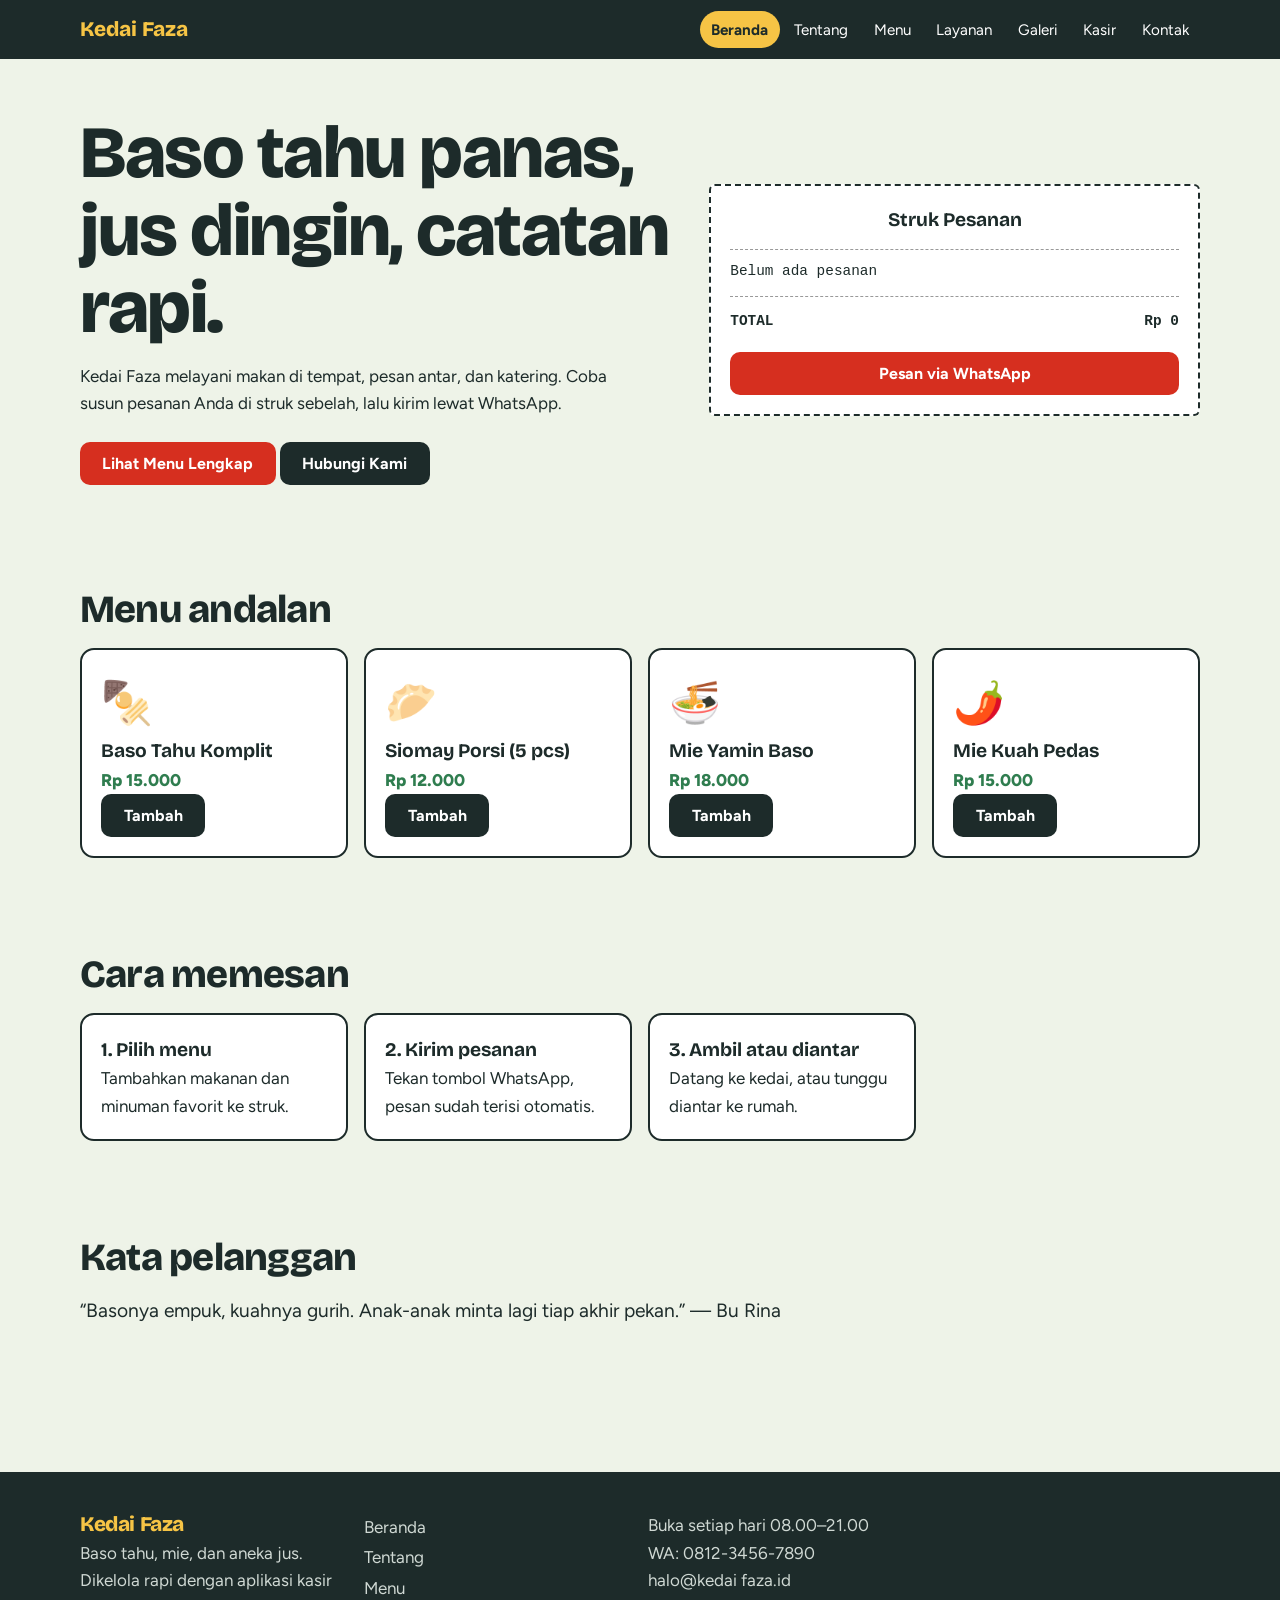
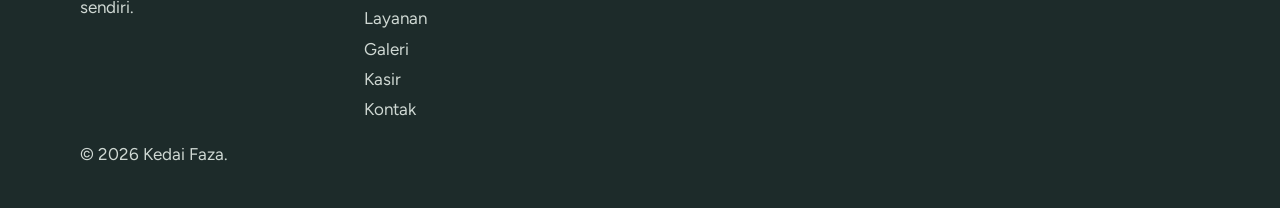
<file: Kedai_Faza/index.html>
<!doctype html>
<html lang="id">
  <head>
    <meta charset="UTF-8" />
    <meta name="viewport" content="width=device-width, initial-scale=1" />
    <title>Beranda | Kedai Faza</title>
    <link rel="preconnect" href="https://fonts.googleapis.com" />
    <link
      href="https://fonts.googleapis.com/css2?family=Bricolage+Grotesque:wght@700;800&family=Figtree:wght@400;600;700&display=swap"
      rel="stylesheet"
    />
    <link rel="stylesheet" href="css/style.css" />
  </head>
  <body>
    <header id="faza_header">
      <div class="faza_wrap">
        <a class="faza_logo" href="index.html">Kedai Faza</a>
        <button id="faza_tombol_nav" aria-expanded="false" aria-controls="faza_menu_nav">
          Menu ☰
        </button>
        <ul id="faza_menu_nav">
          <li><a href="index.html" aria-current="page">Beranda</a></li>
          <li><a href="tentang.html">Tentang</a></li>
          <li><a href="menu.html">Menu</a></li>
          <li><a href="layanan.html">Layanan</a></li>
          <li><a href="galeri.html">Galeri</a></li>
          <li><a href="kasir.html">Kasir</a></li>
          <li><a href="kontak.html">Kontak</a></li>
        </ul>
      </div>
    </header>
    <main>
      <div class="faza_wrap faza_hero">
        <div>
          <h1 class="faza_judul">Baso tahu panas, jus dingin, catatan rapi.</h1>
          <p>
            Kedai Faza melayani makan di tempat, pesan antar, dan katering. Coba susun
            pesanan Anda di struk sebelah, lalu kirim lewat WhatsApp.
          </p>
          <a class="faza_tombol" href="menu.html">Lihat Menu Lengkap</a>
          <a class="faza_tombol faza_tombol_alt" href="kontak.html">Hubungi Kami</a>
        </div>
        <aside class="faza_struk" aria-label="Struk pesanan">
          <h3>Struk Pesanan</h3>
          <ul id="faza_struk_isi"></ul>
          <div class="faza_struk_total">
            <span>TOTAL</span><span id="faza_struk_total">Rp 0</span>
          </div>
          <a id="faza_wa" class="faza_tombol" href="#" target="_blank" rel="noopener"
            >Pesan via WhatsApp</a
          >
        </aside>
      </div>
      <section class="faza_section">
        <div class="faza_wrap">
          <h2 class="faza_judul">Menu andalan</h2>
          <div id="faza_grid" class="faza_grid" data-batas="4"></div>
        </div>
      </section>
      <section class="faza_section">
        <div class="faza_wrap">
          <h2 class="faza_judul">Cara memesan</h2>
          <div class="faza_grid">
            <div class="faza_kartu">
              <h3>1. Pilih menu</h3>
              <p>Tambahkan makanan dan minuman favorit ke struk.</p>
            </div>
            <div class="faza_kartu">
              <h3>2. Kirim pesanan</h3>
              <p>Tekan tombol WhatsApp, pesan sudah terisi otomatis.</p>
            </div>
            <div class="faza_kartu">
              <h3>3. Ambil atau diantar</h3>
              <p>Datang ke kedai, atau tunggu diantar ke rumah.</p>
            </div>
          </div>
        </div>
      </section>
      <section class="faza_section">
        <div class="faza_wrap">
          <h2 class="faza_judul">Kata pelanggan</h2>
          <p id="faza_testi" class="faza_testi" aria-live="polite"></p>
        </div>
      </section>
    </main>
    <footer id="faza_footer">
      <div class="faza_wrap">
        <div class="faza_grid">
          <div>
            <strong class="faza_judul" style="color: #f6c445; font-size: 1.3rem"
              >Kedai Faza</strong
            >
            <p>Baso tahu, mie, dan aneka jus. Dikelola rapi dengan aplikasi kasir sendiri.</p>
          </div>
          <div>
            <a href="index.html">Beranda</a><a href="tentang.html">Tentang</a
            ><a href="menu.html">Menu</a><a href="layanan.html">Layanan</a
            ><a href="galeri.html">Galeri</a><a href="kasir.html">Kasir</a
            ><a href="kontak.html">Kontak</a>
          </div>
          <div>
            <p>
              Buka setiap hari 08.00–21.00<br />WA: 0812-3456-7890<br />halo@kedai faza.id
            </p>
          </div>
        </div>
        <p>
          © <span id="faza_tahun"></span> Kedai Faza. 
        </p>
      </div>
    </footer>
    <script src="js/data.js"></script>
    <script src="js/nav.js"></script>
    <script src="js/pesanan.js"></script>
    <script src="js/testimoni.js"></script>
  </body>
</html>
</file>
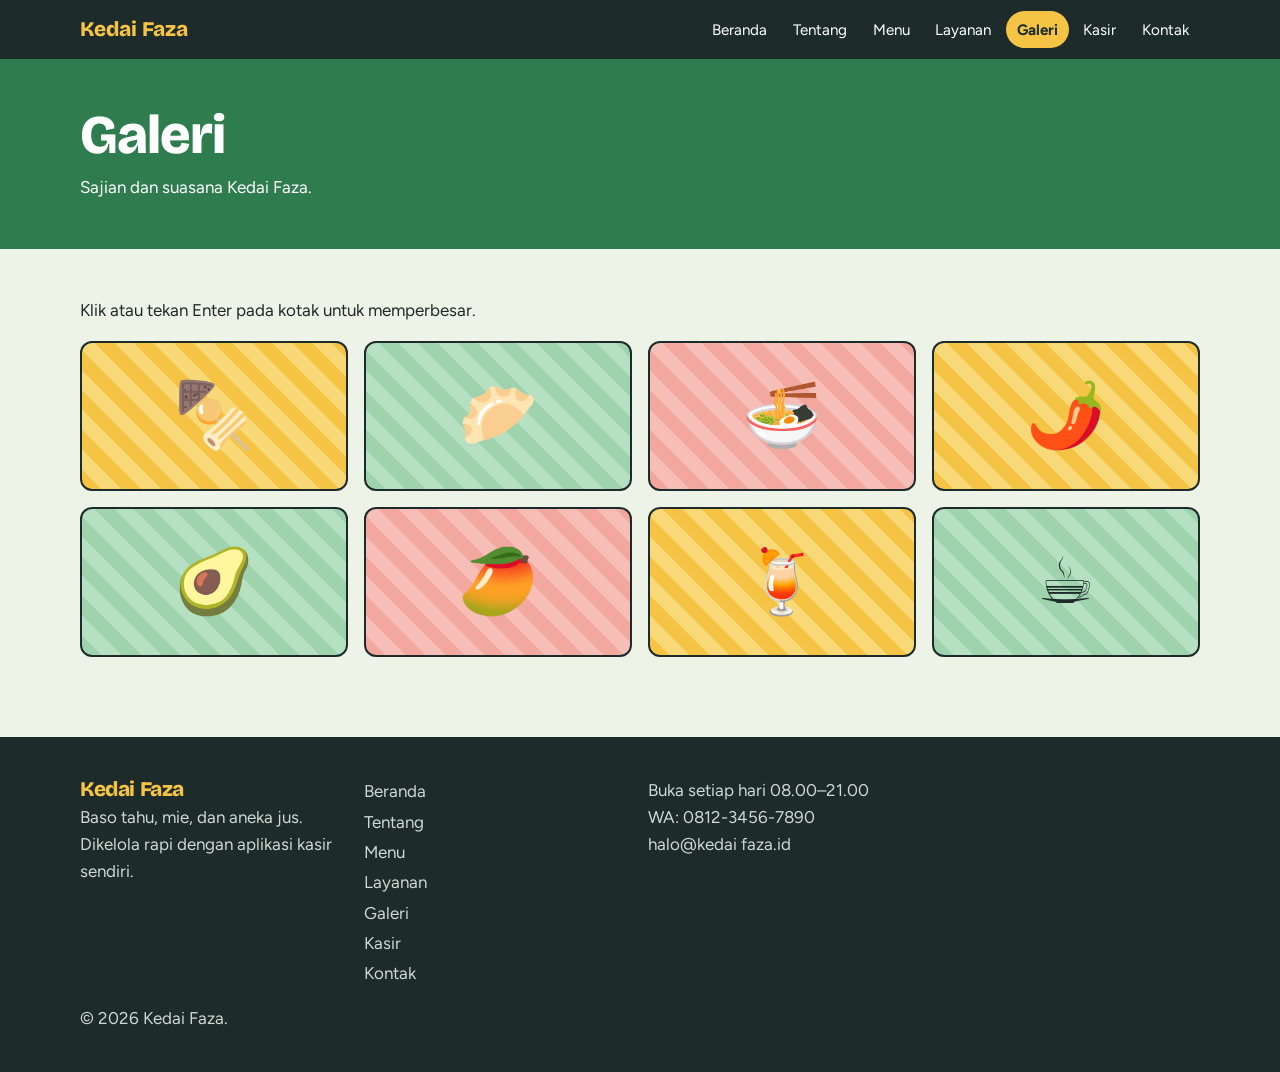
<file: Kedai_Faza/galeri.html>
<!doctype html>
<html lang="id">
  <head>
    <meta charset="UTF-8" />
    <meta name="viewport" content="width=device-width, initial-scale=1" />
    <title>Galeri | Kedai Faza</title>
    <link rel="preconnect" href="https://fonts.googleapis.com" />
    <link
      href="https://fonts.googleapis.com/css2?family=Bricolage+Grotesque:wght@700;800&family=Figtree:wght@400;600;700&display=swap"
      rel="stylesheet"
    />
    <link rel="stylesheet" href="css/style.css" />
  </head>
  <body>
    <header id="faza_header">
      <div class="faza_wrap">
        <a class="faza_logo" href="index.html">Kedai Faza</a>
        <button id="faza_tombol_nav" aria-expanded="false" aria-controls="faza_menu_nav">
          Menu ☰
        </button>
        <ul id="faza_menu_nav">
          <li><a href="index.html">Beranda</a></li>
          <li><a href="tentang.html">Tentang</a></li>
          <li><a href="menu.html">Menu</a></li>
          <li><a href="layanan.html">Layanan</a></li>
          <li><a href="galeri.html" aria-current="page">Galeri</a></li>
          <li><a href="kasir.html">Kasir</a></li>
          <li><a href="kontak.html">Kontak</a></li>
        </ul>
      </div>
    </header>
    <main>
      <section class="faza_judul_halaman">
        <div class="faza_wrap">
          <h1 class="faza_judul">Galeri</h1>
          <p>Sajian dan suasana Kedai Faza.</p>
        </div>
      </section>
      <section class="faza_section">
        <div class="faza_wrap">
          <p style="margin-bottom: 1rem">
            Klik atau tekan Enter pada kotak untuk memperbesar.
          </p>
          <div class="faza_grid">
            <div class="faza_ubin" data-cap="Baso tahu komplit">🍢</div>
            <div class="faza_ubin" data-cap="Siomay kukus">🥟</div>
            <div class="faza_ubin" data-cap="Mie yamin baso">🍜</div>
            <div class="faza_ubin" data-cap="Mie kuah pedas">🌶️</div>
            <div class="faza_ubin" data-cap="Jus alpukat">🥑</div>
            <div class="faza_ubin" data-cap="Jus mangga">🥭</div>
            <div class="faza_ubin" data-cap="Es teh manis">🍹</div>
            <div class="faza_ubin" data-cap="Kopi hitam">☕</div>
          </div>
        </div>
      </section>
      <div id="faza_lightbox" role="dialog" aria-label="Pratinjau galeri">
        <div id="faza_lb_isi"></div>
        <p id="faza_lb_cap"></p>
        <div>
          <button id="faza_lb_prev" class="faza_tombol">◀</button>
          <button id="faza_lb_tutup" class="faza_tombol faza_tombol_alt">Tutup</button>
          <button id="faza_lb_next" class="faza_tombol">▶</button>
        </div>
      </div>
    </main>
    <footer id="faza_footer">
      <div class="faza_wrap">
        <div class="faza_grid">
          <div>
            <strong class="faza_judul" style="color: #f6c445; font-size: 1.3rem"
              >Kedai Faza</strong
            >
            <p>Baso tahu, mie, dan aneka jus. Dikelola rapi dengan aplikasi kasir sendiri.</p>
          </div>
          <div>
            <a href="index.html">Beranda</a><a href="tentang.html">Tentang</a
            ><a href="menu.html">Menu</a><a href="layanan.html">Layanan</a
            ><a href="galeri.html">Galeri</a><a href="kasir.html">Kasir</a
            ><a href="kontak.html">Kontak</a>
          </div>
          <div>
            <p>
              Buka setiap hari 08.00–21.00<br />WA: 0812-3456-7890<br />halo@kedai faza.id
            </p>
          </div>
        </div>
        <p>
          © <span id="faza_tahun"></span> Kedai Faza. 
        </p>
      </div>
    </footer>
    <script src="js/data.js"></script>
    <script src="js/nav.js"></script>
    <script src="js/galeri.js"></script>
  </body>
</html>
</file>
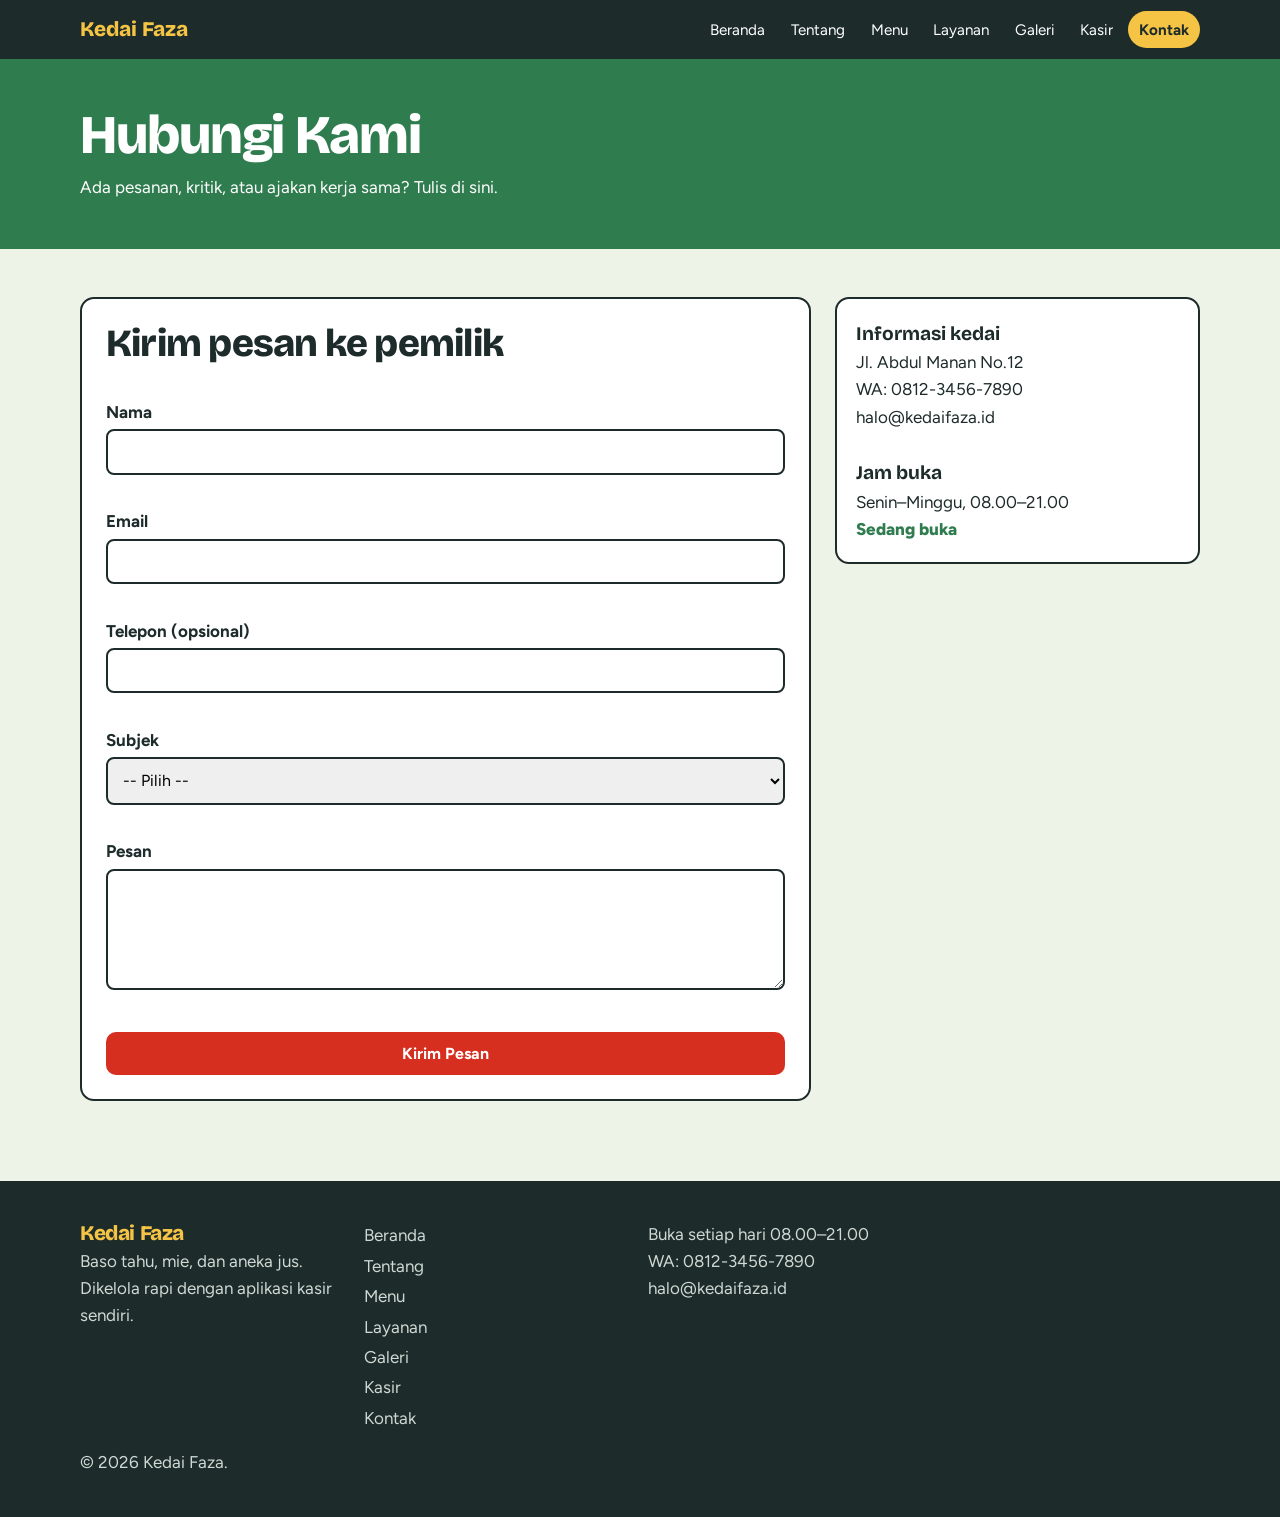
<file: Kedai_Faza/kontak.html>
<!doctype html>
<html lang="id">
  <head>
    <meta charset="UTF-8" />
    <meta name="viewport" content="width=device-width, initial-scale=1" />
    <title>Kontak | Kedai Faza</title>
    <link rel="preconnect" href="https://fonts.googleapis.com" />
    <link
      href="https://fonts.googleapis.com/css2?family=Bricolage+Grotesque:wght@700;800&family=Figtree:wght@400;600;700&display=swap"
      rel="stylesheet"
    />
    <link rel="stylesheet" href="css/style.css" />
  </head>
  <body>
    <header id="faza_header">
      <div class="faza_wrap">
        <a class="faza_logo" href="index.html">Kedai Faza</a>
        <button id="faza_tombol_nav" aria-expanded="false" aria-controls="faza_menu_nav">
          Menu ☰
        </button>
        <ul id="faza_menu_nav">
          <li><a href="index.html">Beranda</a></li>
          <li><a href="tentang.html">Tentang</a></li>
          <li><a href="menu.html">Menu</a></li>
          <li><a href="layanan.html">Layanan</a></li>
          <li><a href="galeri.html">Galeri</a></li>
          <li><a href="kasir.html">Kasir</a></li>
          <li><a href="kontak.html" aria-current="page">Kontak</a></li>
        </ul>
      </div>
    </header>
    <main>
      <section class="faza_judul_halaman">
        <div class="faza_wrap">
          <h1 class="faza_judul">Hubungi Kami</h1>
          <p>Ada pesanan, kritik, atau ajakan kerja sama? Tulis di sini.</p>
        </div>
      </section>
      <section class="faza_section">
        <div class="faza_wrap faza_dua">
          <div>
            <form id="faza_form" class="faza_formulir" novalidate>
              <h2 class="faza_judul">Kirim pesan ke pemilik</h2>
              <div>
                <label for="faza_nama">Nama</label><input id="faza_nama" autocomplete="name" />
                <div id="faza_nama_err" class="faza_galat"></div>
              </div>
              <div>
                <label for="faza_email">Email</label
                ><input id="faza_email" type="email" autocomplete="email" />
                <div id="faza_email_err" class="faza_galat"></div>
              </div>
              <div>
                <label for="faza_telp">Telepon (opsional)</label
                ><input id="faza_telp" type="tel" />
                <div id="faza_telp_err" class="faza_galat"></div>
              </div>
              <div>
                <label for="faza_subjek">Subjek</label
                ><select id="faza_subjek">
                  <option value="">-- Pilih --</option>
                  <option>Pesan katering</option>
                  <option>Kritik dan saran</option>
                  <option>Kerja sama</option>
                  <option>Lainnya</option>
                </select>
                <div id="faza_subjek_err" class="faza_galat"></div>
              </div>
              <div>
                <label for="faza_pesan">Pesan</label
                ><textarea id="faza_pesan" rows="5"></textarea>
                <div id="faza_pesan_err" class="faza_galat"></div>
              </div>
              <button class="faza_tombol" type="submit">Kirim Pesan</button>
            </form>
            <div id="faza_sukses" role="status">
              <h2 class="faza_judul">Terima kasih, <span id="faza_nama_sukses"></span>!</h2>
              <p>Pesan Anda tersimpan. Agar sampai ke pemilik, pilih salah satu cara kirim:</p>
              <br />
              <a id="faza_mail" class="faza_tombol faza_tombol_alt" href="#">Kirim via Email</a>
              <a id="faza_kirim_wa" class="faza_tombol" href="#" target="_blank" rel="noopener"
                >Kirim via WhatsApp</a
              >
            </div>
          </div>
          <aside class="faza_kartu">
            <h3>Informasi kedai</h3>
            <p>Jl. Abdul Manan No.12<br />WA: 0812-3456-7890<br />halo@kedaifaza.id</p>
            <br />
            <h3>Jam buka</h3>
            <p>Senin–Minggu, 08.00–21.00</p>
            <p class="faza_harga" id="faza_status"></p>
          </aside>
        </div>
      </section>
    </main>
    <footer id="faza_footer">
      <div class="faza_wrap">
        <div class="faza_grid">
          <div>
            <strong class="faza_judul" style="color: #f6c445; font-size: 1.3rem"
              >Kedai Faza</strong
            >
            <p>Baso tahu, mie, dan aneka jus. Dikelola rapi dengan aplikasi kasir sendiri.</p>
          </div>
          <div>
            <a href="index.html">Beranda</a><a href="tentang.html">Tentang</a
            ><a href="menu.html">Menu</a><a href="layanan.html">Layanan</a
            ><a href="galeri.html">Galeri</a><a href="kasir.html">Kasir</a
            ><a href="kontak.html">Kontak</a>
          </div>
          <div>
            <p>
              Buka setiap hari 08.00–21.00<br />WA: 0812-3456-7890<br />halo@kedaifaza.id
            </p>
          </div>
        </div>
        <p>
          © <span id="faza_tahun"></span> Kedai Faza. 
        </p>
      </div>
    </footer>
    <script src="js/data.js"></script>
    <script src="js/nav.js"></script>
    <script src="js/kontak.js"></script>
  </body>
</html>
</file>
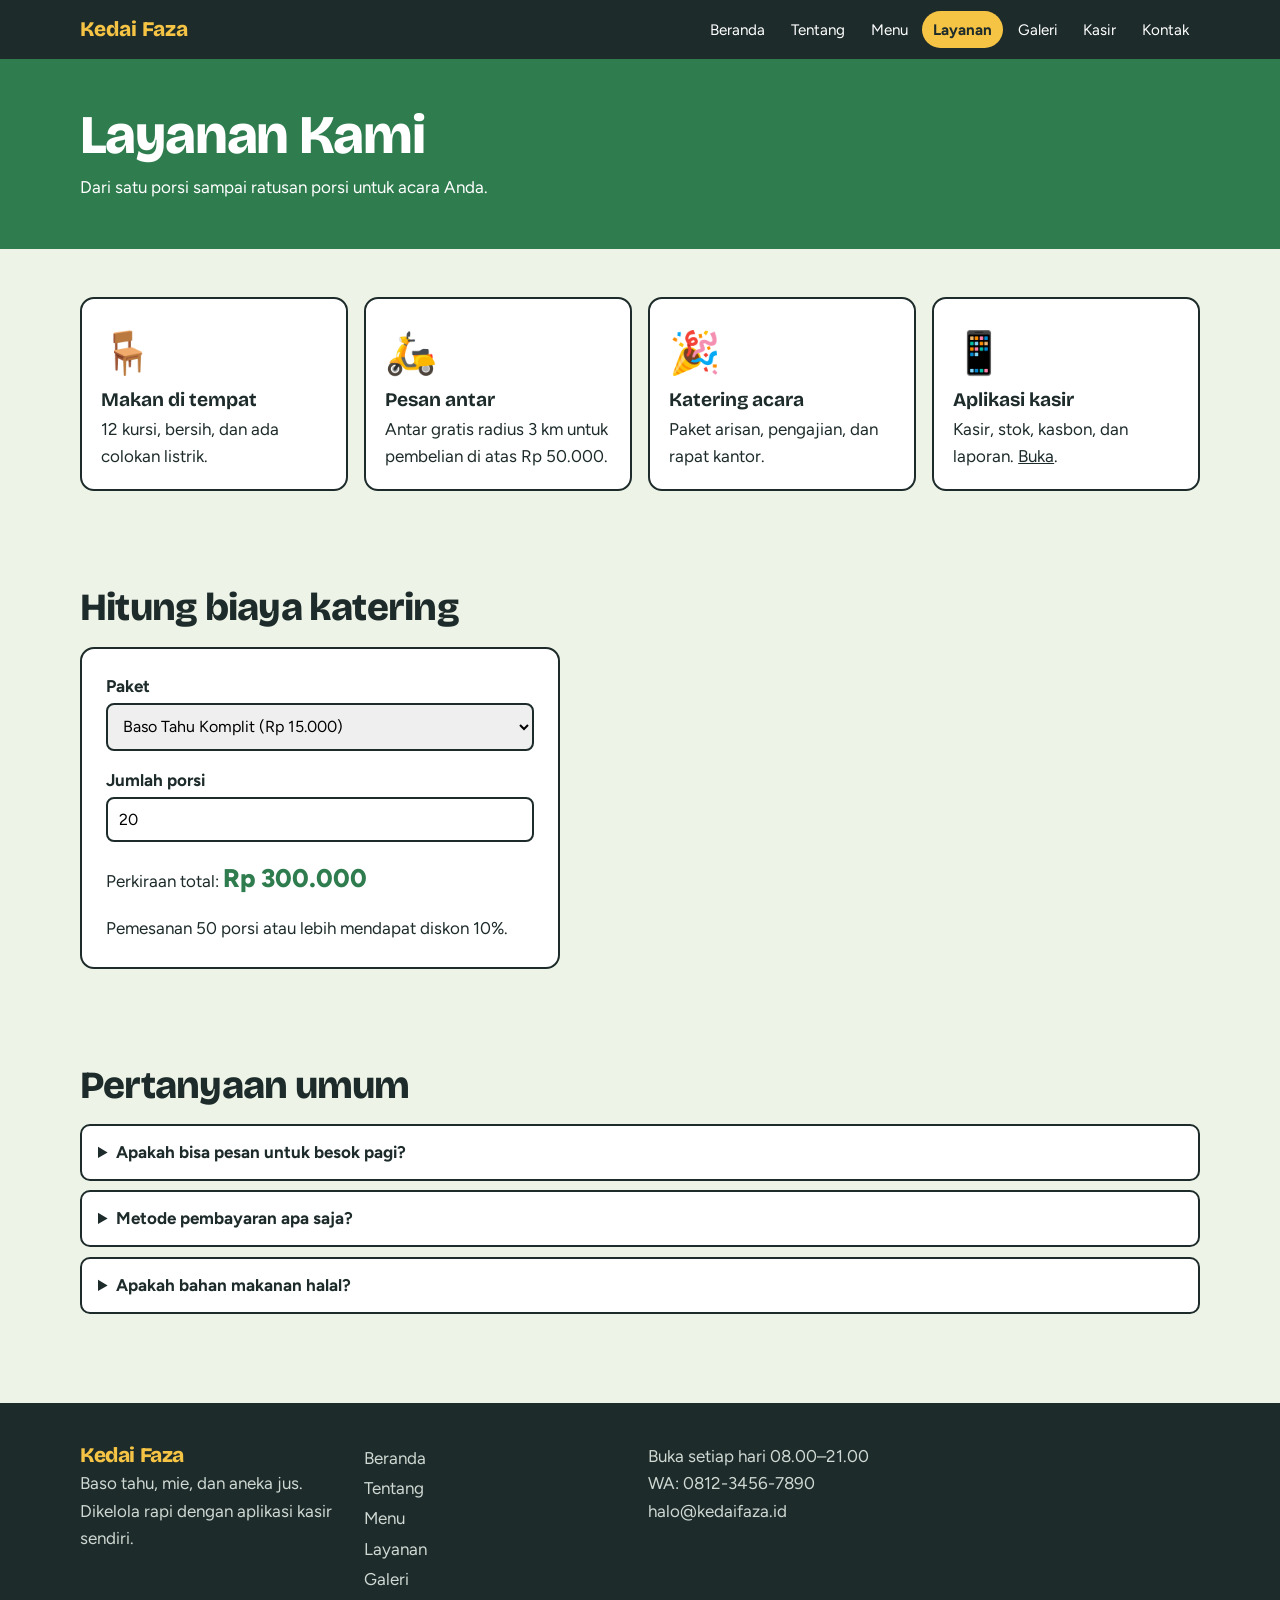
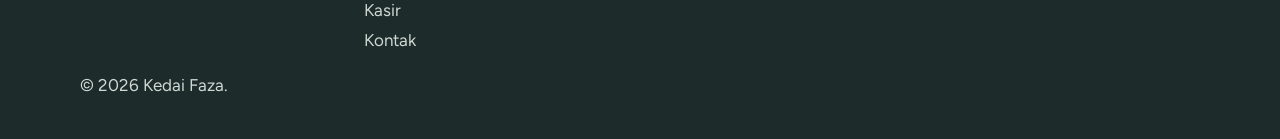
<file: Kedai_Faza/layanan.html>
<!doctype html>
<html lang="id">
  <head>
    <meta charset="UTF-8" />
    <meta name="viewport" content="width=device-width, initial-scale=1" />
    <title>Layanan | Kedai Faza</title>
    <link rel="preconnect" href="https://fonts.googleapis.com" />
    <link
      href="https://fonts.googleapis.com/css2?family=Bricolage+Grotesque:wght@700;800&family=Figtree:wght@400;600;700&display=swap"
      rel="stylesheet"
    />
    <link rel="stylesheet" href="css/style.css" />
  </head>
  <body>
    <header id="faza_header">
      <div class="faza_wrap">
        <a class="faza_logo" href="index.html">Kedai Faza</a>
        <button id="faza_tombol_nav" aria-expanded="false" aria-controls="faza_menu_nav">
          Menu ☰
        </button>
        <ul id="faza_menu_nav">
          <li><a href="index.html">Beranda</a></li>
          <li><a href="tentang.html">Tentang</a></li>
          <li><a href="menu.html">Menu</a></li>
          <li><a href="layanan.html" aria-current="page">Layanan</a></li>
          <li><a href="galeri.html">Galeri</a></li>
          <li><a href="kasir.html">Kasir</a></li>
          <li><a href="kontak.html">Kontak</a></li>
        </ul>
      </div>
    </header>
    <main>
      <section class="faza_judul_halaman">
        <div class="faza_wrap">
          <h1 class="faza_judul">Layanan Kami</h1>
          <p>Dari satu porsi sampai ratusan porsi untuk acara Anda.</p>
        </div>
      </section>
      <section class="faza_section">
        <div class="faza_wrap">
          <div class="faza_grid">
            <div class="faza_kartu">
              <span class="faza_ikon">🪑</span>
              <h3>Makan di tempat</h3>
              <p>12 kursi, bersih, dan ada colokan listrik.</p>
            </div>
            <div class="faza_kartu">
              <span class="faza_ikon">🛵</span>
              <h3>Pesan antar</h3>
              <p>Antar gratis radius 3 km untuk pembelian di atas Rp 50.000.</p>
            </div>
            <div class="faza_kartu">
              <span class="faza_ikon">🎉</span>
              <h3>Katering acara</h3>
              <p>Paket arisan, pengajian, dan rapat kantor.</p>
            </div>
            <div class="faza_kartu">
              <span class="faza_ikon">📱</span>
              <h3>Aplikasi kasir</h3>
              <p>Kasir, stok, kasbon, dan laporan. <a href="kasir.html">Buka</a>.</p>
            </div>
          </div>
        </div>
      </section>
      <section class="faza_section">
        <div class="faza_wrap">
          <h2 class="faza_judul">Hitung biaya katering</h2>
          <div class="faza_formulir" style="max-width: 480px">
            <div>
              <label for="faza_paket">Paket</label
              ><select id="faza_paket">
                <option value="15000">Baso Tahu Komplit (Rp 15.000)</option>
                <option value="18000">Mie Yamin Baso (Rp 18.000)</option>
                <option value="10000">Jus Alpukat (Rp 10.000)</option>
              </select>
            </div>
            <div>
              <label for="faza_porsi">Jumlah porsi</label
              ><input id="faza_porsi" type="number" min="0" value="20" />
            </div>
            <p>Perkiraan total: <span id="faza_hasil" class="faza_hasil"></span></p>
            <p>Pemesanan 50 porsi atau lebih mendapat diskon 10%.</p>
          </div>
        </div>
      </section>
      <section class="faza_section">
        <div class="faza_wrap">
          <h2 class="faza_judul">Pertanyaan umum</h2>
          <details class="faza_faq">
            <summary>Apakah bisa pesan untuk besok pagi?</summary>
            <p>
              Bisa. Kirim pesanan lewat <a href="kontak.html">halaman kontak</a> paling lambat pukul
              20.00.
            </p>
          </details>
          <details class="faza_faq">
            <summary>Metode pembayaran apa saja?</summary>
            <p>Tunai dan QRIS. Pelanggan langganan bisa kasbon dengan persetujuan pemilik.</p>
          </details>
          <details class="faza_faq">
            <summary>Apakah bahan makanan halal?</summary>
            <p>Semua bahan halal dan dibeli segar setiap hari.</p>
          </details>
        </div>
      </section>
    </main>
    <footer id="faza_footer">
      <div class="faza_wrap">
        <div class="faza_grid">
          <div>
            <strong class="faza_judul" style="color: #f6c445; font-size: 1.3rem"
              >Kedai Faza</strong
            >
            <p>Baso tahu, mie, dan aneka jus. Dikelola rapi dengan aplikasi kasir sendiri.</p>
          </div>
          <div>
            <a href="index.html">Beranda</a><a href="tentang.html">Tentang</a
            ><a href="menu.html">Menu</a><a href="layanan.html">Layanan</a
            ><a href="galeri.html">Galeri</a><a href="kasir.html">Kasir</a
            ><a href="kontak.html">Kontak</a>
          </div>
          <div>
            <p>
              Buka setiap hari 08.00–21.00<br />WA: 0812-3456-7890<br />halo@kedaifaza.id
            </p>
          </div>
        </div>
        <p>
          © <span id="faza_tahun"></span> Kedai Faza. 
        </p>
      </div>
    </footer>
    <script src="js/data.js"></script>
    <script src="js/nav.js"></script>
    <script src="js/katering.js"></script>
  </body>
</html>
</file>
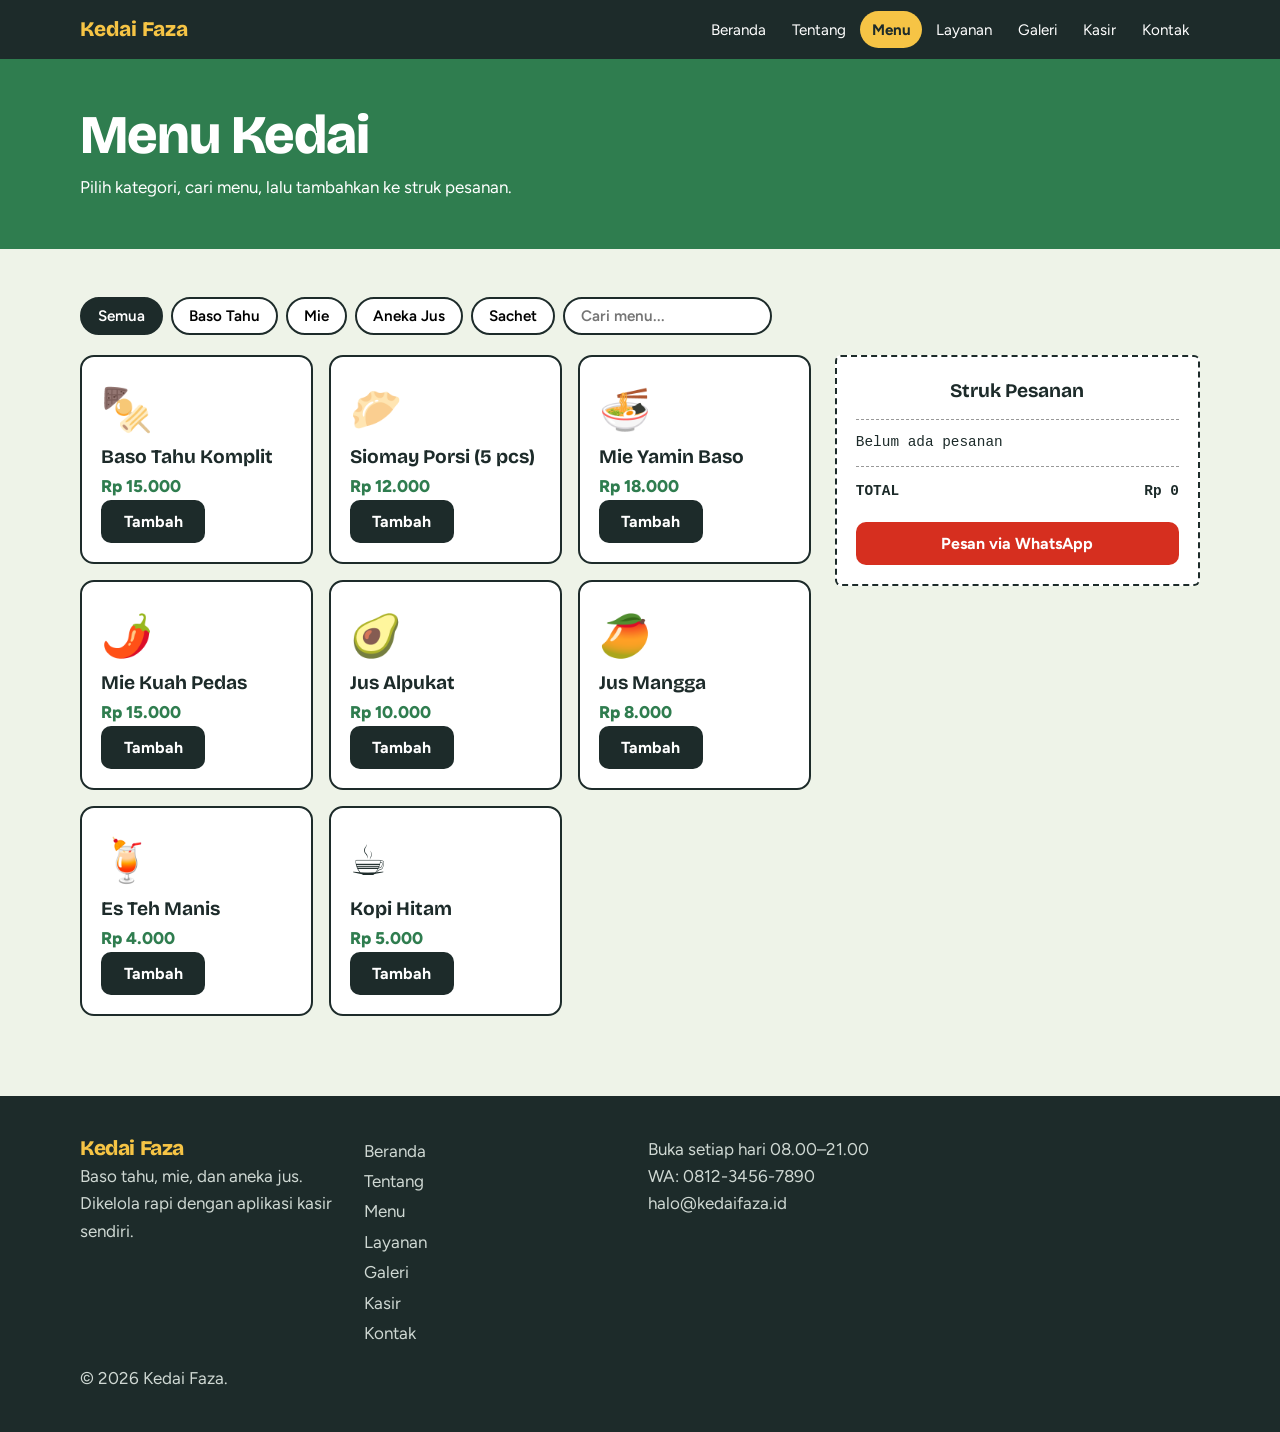
<file: Kedai_Faza/menu.html>
<!doctype html>
<html lang="id">
  <head>
    <meta charset="UTF-8" />
    <meta name="viewport" content="width=device-width, initial-scale=1" />
    <title>Menu | Kedai Faza</title>
    <link rel="preconnect" href="https://fonts.googleapis.com" />
    <link
      href="https://fonts.googleapis.com/css2?family=Bricolage+Grotesque:wght@700;800&family=Figtree:wght@400;600;700&display=swap"
      rel="stylesheet"
    />
    <link rel="stylesheet" href="css/style.css" />
  </head>
  <body>
    <header id="faza_header">
      <div class="faza_wrap">
        <a class="faza_logo" href="index.html">Kedai Faza</a>
        <button id="faza_tombol_nav" aria-expanded="false" aria-controls="faza_menu_nav">
          Menu ☰
        </button>
        <ul id="faza_menu_nav">
          <li><a href="index.html">Beranda</a></li>
          <li><a href="tentang.html">Tentang</a></li>
          <li><a href="menu.html" aria-current="page">Menu</a></li>
          <li><a href="layanan.html">Layanan</a></li>
          <li><a href="galeri.html">Galeri</a></li>
          <li><a href="kasir.html">Kasir</a></li>
          <li><a href="kontak.html">Kontak</a></li>
        </ul>
      </div>
    </header>
    <main>
      <section class="faza_judul_halaman">
        <div class="faza_wrap">
          <h1 class="faza_judul">Menu Kedai</h1>
          <p>Pilih kategori, cari menu, lalu tambahkan ke struk pesanan.</p>
        </div>
      </section>
      <section class="faza_section">
        <div class="faza_wrap">
          <div class="faza_filter">
            <button class="faza_aktif" data-kat="semua">Semua</button
            ><button data-kat="basotahu">Baso Tahu</button><button data-kat="mie">Mie</button
            ><button data-kat="jus">Aneka Jus</button><button data-kat="sachet">Sachet</button>
            <input
              id="faza_cari"
              type="search"
              placeholder="Cari menu..."
              aria-label="Cari menu"
            />
          </div>
          <div class="faza_dua">
            <div id="faza_grid" class="faza_grid"></div>
            <aside class="faza_struk" aria-label="Struk pesanan">
              <h3>Struk Pesanan</h3>
              <ul id="faza_struk_isi"></ul>
              <div class="faza_struk_total">
                <span>TOTAL</span><span id="faza_struk_total">Rp 0</span>
              </div>
              <a id="faza_wa" class="faza_tombol" href="#" target="_blank" rel="noopener"
                >Pesan via WhatsApp</a
              >
            </aside>
          </div>
        </div>
      </section>
    </main>
    <footer id="faza_footer">
      <div class="faza_wrap">
        <div class="faza_grid">
          <div>
            <strong class="faza_judul" style="color: #f6c445; font-size: 1.3rem"
              >Kedai Faza</strong
            >
            <p>Baso tahu, mie, dan aneka jus. Dikelola rapi dengan aplikasi kasir sendiri.</p>
          </div>
          <div>
            <a href="index.html">Beranda</a><a href="tentang.html">Tentang</a
            ><a href="menu.html">Menu</a><a href="layanan.html">Layanan</a
            ><a href="galeri.html">Galeri</a><a href="kasir.html">Kasir</a
            ><a href="kontak.html">Kontak</a>
          </div>
          <div>
            <p>
              Buka setiap hari 08.00–21.00<br />WA: 0812-3456-7890<br />halo@kedaifaza.id
            </p>
          </div>
        </div>
        <p>
          © <span id="faza_tahun"></span> Kedai Faza. 
        </p>
      </div>
    </footer>
    <script src="js/data.js"></script>
    <script src="js/nav.js"></script>
    <script src="js/pesanan.js"></script>
  </body>
</html>
</file>
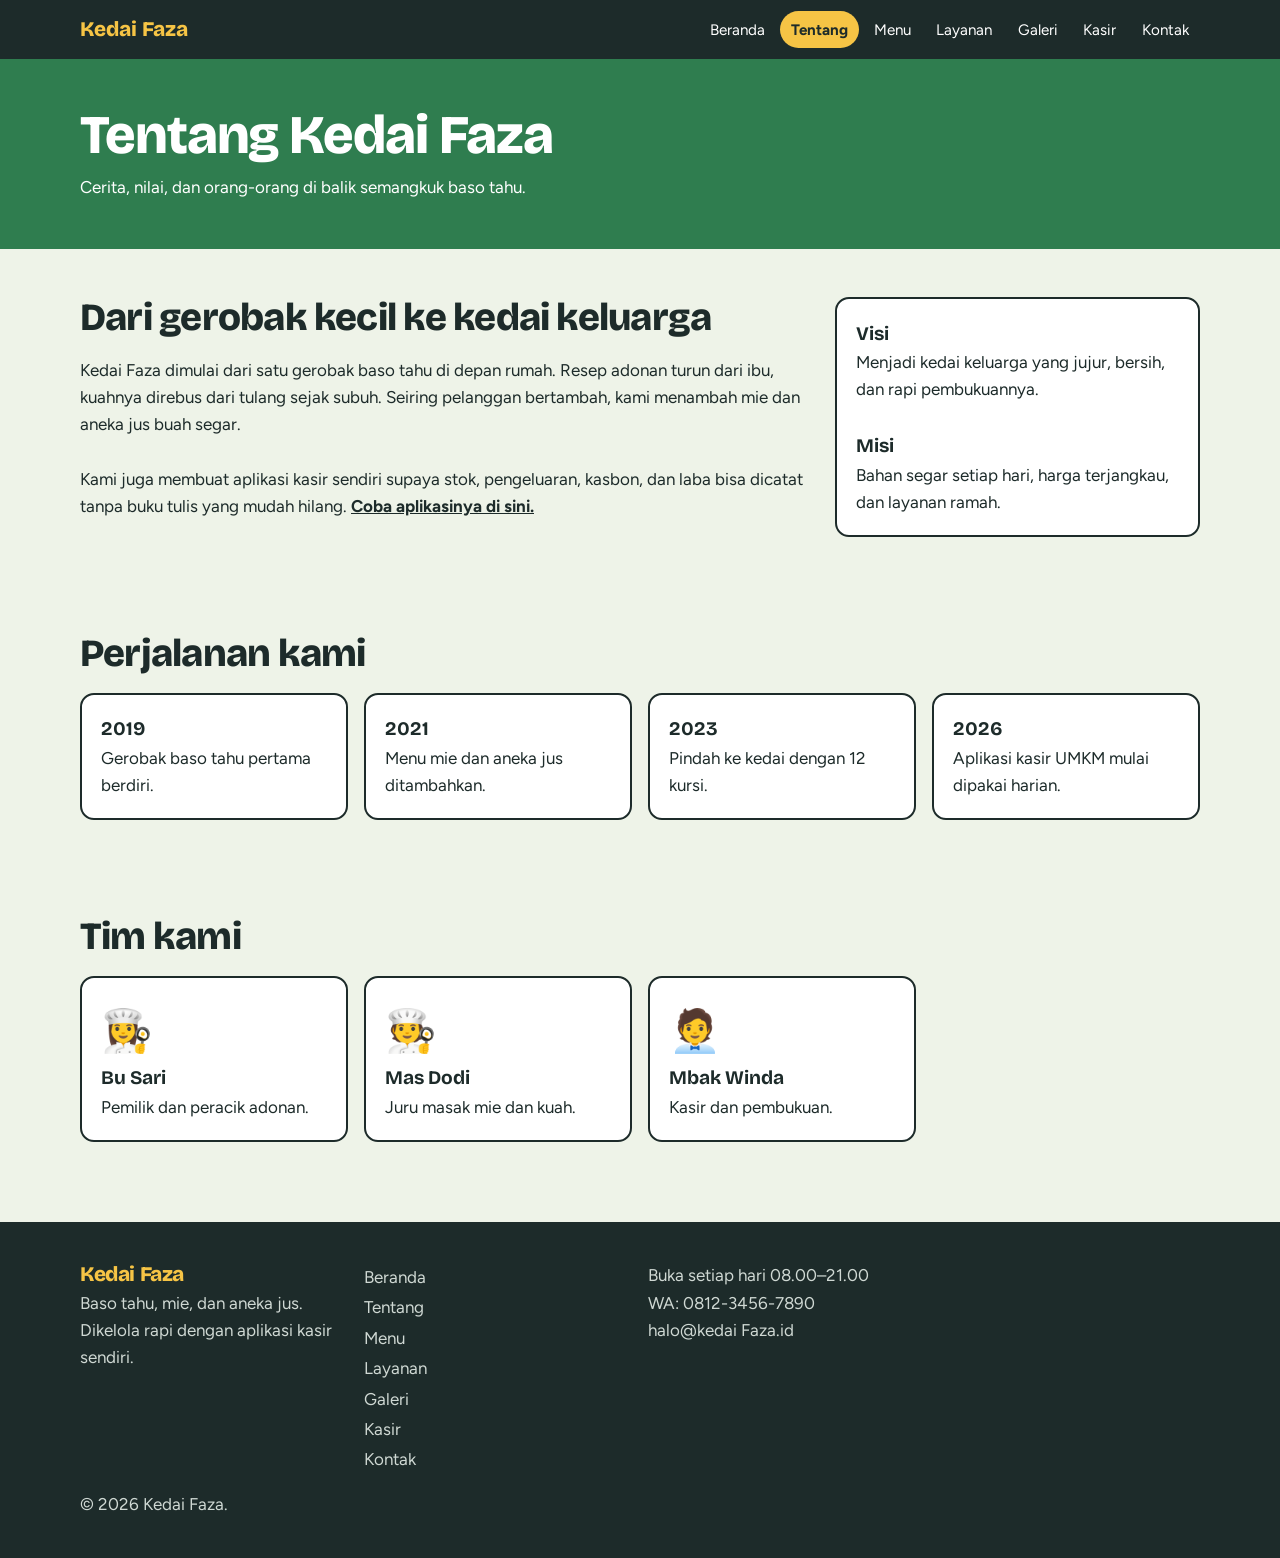
<file: Kedai_Faza/tentang.html>
<!doctype html>
<html lang="id">
  <head>
    <meta charset="UTF-8" />
    <meta name="viewport" content="width=device-width, initial-scale=1" />
    <title>Tentang Kami | Kedai Faza</title>
    <link rel="preconnect" href="https://fonts.googleapis.com" />
    <link
      href="https://fonts.googleapis.com/css2?family=Bricolage+Grotesque:wght@700;800&family=Figtree:wght@400;600;700&display=swap"
      rel="stylesheet"
    />
    <link rel="stylesheet" href="css/style.css" />
  </head>
  <body>
    <header id="faza_header">
      <div class="faza_wrap">
        <a class="faza_logo" href="index.html">Kedai Faza</a>
        <button id="faza_tombol_nav" aria-expanded="false" aria-controls="faza_menu_nav">
          Menu ☰
        </button>
        <ul id="faza_menu_nav">
          <li><a href="index.html">Beranda</a></li>
          <li><a href="tentang.html" aria-current="page">Tentang</a></li>
          <li><a href="menu.html">Menu</a></li>
          <li><a href="layanan.html">Layanan</a></li>
          <li><a href="galeri.html">Galeri</a></li>
          <li><a href="kasir.html">Kasir</a></li>
          <li><a href="kontak.html">Kontak</a></li>
        </ul>
      </div>
    </header>
    <main>
      <section class="faza_judul_halaman">
        <div class="faza_wrap">
          <h1 class="faza_judul">Tentang Kedai Faza</h1>
          <p>Cerita, nilai, dan orang-orang di balik semangkuk baso tahu.</p>
        </div>
      </section>
      <section class="faza_section">
        <div class="faza_wrap faza_dua">
          <div>
            <h2 class="faza_judul">Dari gerobak kecil ke kedai keluarga</h2>
            <p>
              Kedai Faza dimulai dari satu gerobak baso tahu di depan rumah. Resep adonan turun
              dari ibu, kuahnya direbus dari tulang sejak subuh. Seiring pelanggan bertambah, kami
              menambah mie dan aneka jus buah segar.
            </p>
            <br />
            <p>
              Kami juga membuat aplikasi kasir sendiri supaya stok, pengeluaran, kasbon, dan laba
              bisa dicatat tanpa buku tulis yang mudah hilang.
              <a href="kasir.html"><strong>Coba aplikasinya di sini.</strong></a>
            </p>
          </div>
          <div class="faza_kartu">
            <h3>Visi</h3>
            <p>Menjadi kedai keluarga yang jujur, bersih, dan rapi pembukuannya.</p>
            <br />
            <h3>Misi</h3>
            <p>Bahan segar setiap hari, harga terjangkau, dan layanan ramah.</p>
          </div>
        </div>
      </section>
      <section class="faza_section">
        <div class="faza_wrap">
          <h2 class="faza_judul">Perjalanan kami</h2>
          <div class="faza_grid">
            <div class="faza_kartu">
              <h3>2019</h3>
              <p>Gerobak baso tahu pertama berdiri.</p>
            </div>
            <div class="faza_kartu">
              <h3>2021</h3>
              <p>Menu mie dan aneka jus ditambahkan.</p>
            </div>
            <div class="faza_kartu">
              <h3>2023</h3>
              <p>Pindah ke kedai dengan 12 kursi.</p>
            </div>
            <div class="faza_kartu">
              <h3>2026</h3>
              <p>Aplikasi kasir UMKM mulai dipakai harian.</p>
            </div>
          </div>
        </div>
      </section>
      <section class="faza_section">
        <div class="faza_wrap">
          <h2 class="faza_judul">Tim kami</h2>
          <div class="faza_grid">
            <div class="faza_kartu">
              <span class="faza_ikon">👩‍🍳</span>
              <h3>Bu Sari</h3>
              <p>Pemilik dan peracik adonan.</p>
            </div>
            <div class="faza_kartu">
              <span class="faza_ikon">🧑‍🍳</span>
              <h3>Mas Dodi</h3>
              <p>Juru masak mie dan kuah.</p>
            </div>
            <div class="faza_kartu">
              <span class="faza_ikon">🧑‍💼</span>
              <h3>Mbak Winda</h3>
              <p>Kasir dan pembukuan.</p>
            </div>
          </div>
        </div>
      </section>
    </main>
    <footer id="faza_footer">
      <div class="faza_wrap">
        <div class="faza_grid">
          <div>
            <strong class="faza_judul" style="color: #f6c445; font-size: 1.3rem"
              >Kedai Faza</strong
            >
            <p>Baso tahu, mie, dan aneka jus. Dikelola rapi dengan aplikasi kasir sendiri.</p>
          </div>
          <div>
            <a href="index.html">Beranda</a><a href="tentang.html">Tentang</a
            ><a href="menu.html">Menu</a><a href="layanan.html">Layanan</a
            ><a href="galeri.html">Galeri</a><a href="kasir.html">Kasir</a
            ><a href="kontak.html">Kontak</a>
          </div>
          <div>
            <p>
              Buka setiap hari 08.00–21.00<br />WA: 0812-3456-7890<br />halo@kedai Faza.id
            </p>
          </div>
        </div>
        <p>
          © <span id="faza_tahun"></span> Kedai Faza. 
        </p>
      </div>
    </footer>
    <script src="js/data.js"></script>
    <script src="js/nav.js"></script>
  </body>
</html>
</file>
<file: Kedai_Faza/css/style.css>
/* ===== Variabel warna ===== */
body {
  --faza_ink: #1d2b2a;
  --faza_hijau: #2f7d4f;
  --faza_cabai: #d62f1f;
  --faza_kuning: #f6c445;
  --faza_kertas: #eef3e8;
  --faza_putih: #fff;
}

/* ===== Dasar ===== */
* {
  box-sizing: border-box;
  margin: 0;
  padding: 0;
}
body {
  font-family: "Figtree", system-ui, sans-serif;
  background: var(--faza_kertas);
  color: var(--faza_ink);
  line-height: 1.6;
  font-size: 17px;
}
a {
  color: inherit;
}
img {
  max-width: 100%;
}
:focus-visible {
  outline: 3px solid var(--faza_cabai);
  outline-offset: 2px;
}
.faza_wrap {
  width: min(1120px, 92%);
  margin: 0 auto;
}
.faza_judul {
  font-family: "Bricolage Grotesque", Georgia, serif;
  font-weight: 800;
  line-height: 1.05;
  letter-spacing: -0.02em;
}

/* ===== Header & navigasi ===== */
#faza_header {
  background: var(--faza_ink);
  color: #fff;
  position: sticky;
  top: 0;
  z-index: 20;
}
#faza_header .faza_wrap {
  display: flex;
  align-items: center;
  justify-content: space-between;
  padding: 0.7rem 0;
}
.faza_logo {
  font-family: "Bricolage Grotesque", serif;
  font-weight: 800;
  font-size: 1.3rem;
  text-decoration: none;
  color: var(--faza_kuning);
}
#faza_menu_nav {
  display: flex;
  gap: 0.2rem;
  list-style: none;
  flex-wrap: wrap;
}
#faza_menu_nav a {
  display: block;
  padding: 0.4rem 0.7rem;
  border-radius: 99px;
  text-decoration: none;
  font-size: 0.95rem;
}
#faza_menu_nav a:hover {
  background: #ffffff22;
}
#faza_menu_nav a[aria-current="page"] {
  background: var(--faza_kuning);
  color: var(--faza_ink);
  font-weight: 700;
}
#faza_tombol_nav {
  display: none;
  background: none;
  border: 2px solid #fff;
  color: #fff;
  border-radius: 8px;
  padding: 0.3rem 0.7rem;
  font-size: 1rem;
  cursor: pointer;
}

/* ===== Hero & judul halaman ===== */
.faza_hero {
  padding: 3.5rem 0;
  display: grid;
  grid-template-columns: 1.2fr 1fr;
  gap: 2.5rem;
  align-items: center;
}
.faza_hero h1 {
  font-size: clamp(2.4rem, 6vw, 4.6rem);
}
.faza_hero p {
  margin: 1rem 0 1.5rem;
  max-width: 34rem;
}
.faza_judul_halaman {
  background: var(--faza_hijau);
  color: #fff;
  padding: 3rem 0;
}
.faza_judul_halaman h1 {
  font-size: clamp(2rem, 5vw, 3.4rem);
}
.faza_judul_halaman p {
  max-width: 38rem;
  margin-top: 0.6rem;
}

/* ===== Tombol ===== */
.faza_tombol {
  display: inline-block;
  background: var(--faza_cabai);
  color: #fff;
  border: 0;
  padding: 0.75rem 1.4rem;
  border-radius: 10px;
  font:
    700 1rem "Figtree",
    sans-serif;
  text-decoration: none;
  cursor: pointer;
}
.faza_tombol:hover {
  filter: brightness(1.1);
}
.faza_tombol_alt {
  background: var(--faza_ink);
}

/* ===== Section, kartu & grid ===== */
.faza_section {
  padding: 3rem 0;
}
.faza_section h2 {
  font-size: clamp(1.7rem, 4vw, 2.4rem);
  margin-bottom: 1.2rem;
}
.faza_grid {
  display: grid;
  grid-template-columns: repeat(auto-fill, minmax(220px, 1fr));
  gap: 1rem;
}
.faza_kartu {
  background: var(--faza_putih);
  border-radius: 14px;
  padding: 1.2rem;
  border: 2px solid var(--faza_ink);
}
.faza_kartu h3 {
  font-family: "Bricolage Grotesque", serif;
  font-size: 1.2rem;
}
.faza_ikon {
  font-size: 2.6rem;
  display: block;
}
.faza_harga {
  color: var(--faza_hijau);
  font-weight: 800;
}

/* ===== Struk pesanan ===== */
.faza_struk {
  background: #fff;
  border: 2px dashed var(--faza_ink);
  padding: 1.2rem;
  font-family: ui-monospace, Menlo, monospace;
  font-size: 0.9rem;
  border-radius: 6px;
  position: sticky;
  top: 4.5rem;
}
.faza_struk h3 {
  text-align: center;
  font-family: "Bricolage Grotesque", serif;
  font-size: 1.2rem;
}
.faza_struk ul {
  list-style: none;
  margin: 0.8rem 0;
  border-top: 1px dashed #999;
  border-bottom: 1px dashed #999;
  padding: 0.5rem 0;
  min-height: 3rem;
}
.faza_struk li {
  display: flex;
  justify-content: space-between;
  gap: 0.5rem;
  padding: 0.15rem 0;
}
.faza_struk_total {
  display: flex;
  justify-content: space-between;
  font-weight: 800;
  margin-bottom: 0.8rem;
}
.faza_struk button,
.faza_struk a {
  width: 100%;
  text-align: center;
  margin-top: 0.4rem;
}
.faza_kecil {
  background: var(--faza_kuning);
  color: var(--faza_ink);
  border: 0;
  border-radius: 6px;
  padding: 0.1rem 0.5rem;
  font-weight: 800;
  cursor: pointer;
}

/* ===== Filter menu & tata letak dua kolom ===== */
.faza_filter {
  display: flex;
  gap: 0.5rem;
  flex-wrap: wrap;
  margin-bottom: 1.2rem;
}
.faza_filter button,
.faza_filter input {
  padding: 0.5rem 1rem;
  border-radius: 99px;
  border: 2px solid var(--faza_ink);
  background: #fff;
  font:
    600 0.95rem "Figtree",
    sans-serif;
  cursor: pointer;
}
.faza_filter button.faza_aktif {
  background: var(--faza_ink);
  color: #fff;
}
.faza_dua {
  display: grid;
  grid-template-columns: 2fr 1fr;
  gap: 1.5rem;
  align-items: start;
}

/* ===== Galeri ===== */
.faza_ubin {
  height: 150px;
  border-radius: 12px;
  display: flex;
  align-items: center;
  justify-content: center;
  font-size: 4rem;
  border: 2px solid var(--faza_ink);
  cursor: pointer;
  background: repeating-linear-gradient(
    45deg,
    var(--faza_kuning) 0 14px,
    #f9d977 14px 28px
  );
}
.faza_ubin:nth-child(3n + 2) {
  background: repeating-linear-gradient(
    45deg,
    #9fd3ae 0 14px,
    #b6e0c2 14px 28px
  );
}
.faza_ubin:nth-child(3n) {
  background: repeating-linear-gradient(
    45deg,
    #f2a79f 0 14px,
    #f7bdb7 14px 28px
  );
}
#faza_lightbox {
  position: fixed;
  inset: 0;
  background: #000d;
  display: none;
  align-items: center;
  justify-content: center;
  flex-direction: column;
  color: #fff;
  z-index: 50;
  gap: 1rem;
}
#faza_lightbox.faza_buka {
  display: flex;
}
#faza_lb_isi {
  font-size: 9rem;
}

/* ===== Formulir, FAQ & kalkulator ===== */
.faza_formulir {
  background: #fff;
  border: 2px solid var(--faza_ink);
  border-radius: 14px;
  padding: 1.5rem;
  display: grid;
  gap: 1rem;
}
.faza_formulir label {
  font-weight: 700;
  display: block;
  margin-bottom: 0.2rem;
}
.faza_formulir input,
.faza_formulir select,
.faza_formulir textarea {
  width: 100%;
  padding: 0.7rem;
  border: 2px solid var(--faza_ink);
  border-radius: 8px;
  font:
    1rem "Figtree",
    sans-serif;
}
.faza_galat {
  color: var(--faza_cabai);
  font-size: 0.88rem;
  min-height: 1.1rem;
  font-weight: 600;
}
#faza_sukses {
  display: none;
  background: var(--faza_hijau);
  color: #fff;
  padding: 1.5rem;
  border-radius: 14px;
}
.faza_faq {
  background: #fff;
  border: 2px solid var(--faza_ink);
  border-radius: 10px;
  padding: 0.8rem 1rem;
  margin-bottom: 0.6rem;
}
.faza_faq summary {
  font-weight: 700;
  cursor: pointer;
}
.faza_hasil {
  font-size: 1.6rem;
  font-weight: 800;
  color: var(--faza_hijau);
}

/* ===== Footer ===== */
#faza_footer {
  background: var(--faza_ink);
  color: #cfd8d3;
  padding: 2.5rem 0;
  margin-top: 2rem;
}
#faza_footer .faza_grid {
  margin-bottom: 1rem;
}
#faza_footer a {
  display: block;
  text-decoration: none;
  padding: 0.1rem 0;
}
#faza_footer a:hover {
  color: var(--faza_kuning);
}
.faza_testi {
  font-size: 1.2rem;
  min-height: 6rem;
}

/* ===== Responsif ===== */
@media (max-width: 820px) {
  #faza_tombol_nav {
    display: block;
  }
  #faza_menu_nav {
    display: none;
    position: absolute;
    left: 0;
    right: 0;
    top: 100%;
    background: var(--faza_ink);
    flex-direction: column;
    padding: 0.5rem 4%;
  }
  #faza_menu_nav.faza_buka {
    display: flex;
  }
  .faza_hero,
  .faza_dua {
    grid-template-columns: 1fr;
  }
  .faza_struk {
    position: static;
  }
}
@media (prefers-reduced-motion: reduce) {
  * {
    scroll-behavior: auto !important;
  }
}
</file>
